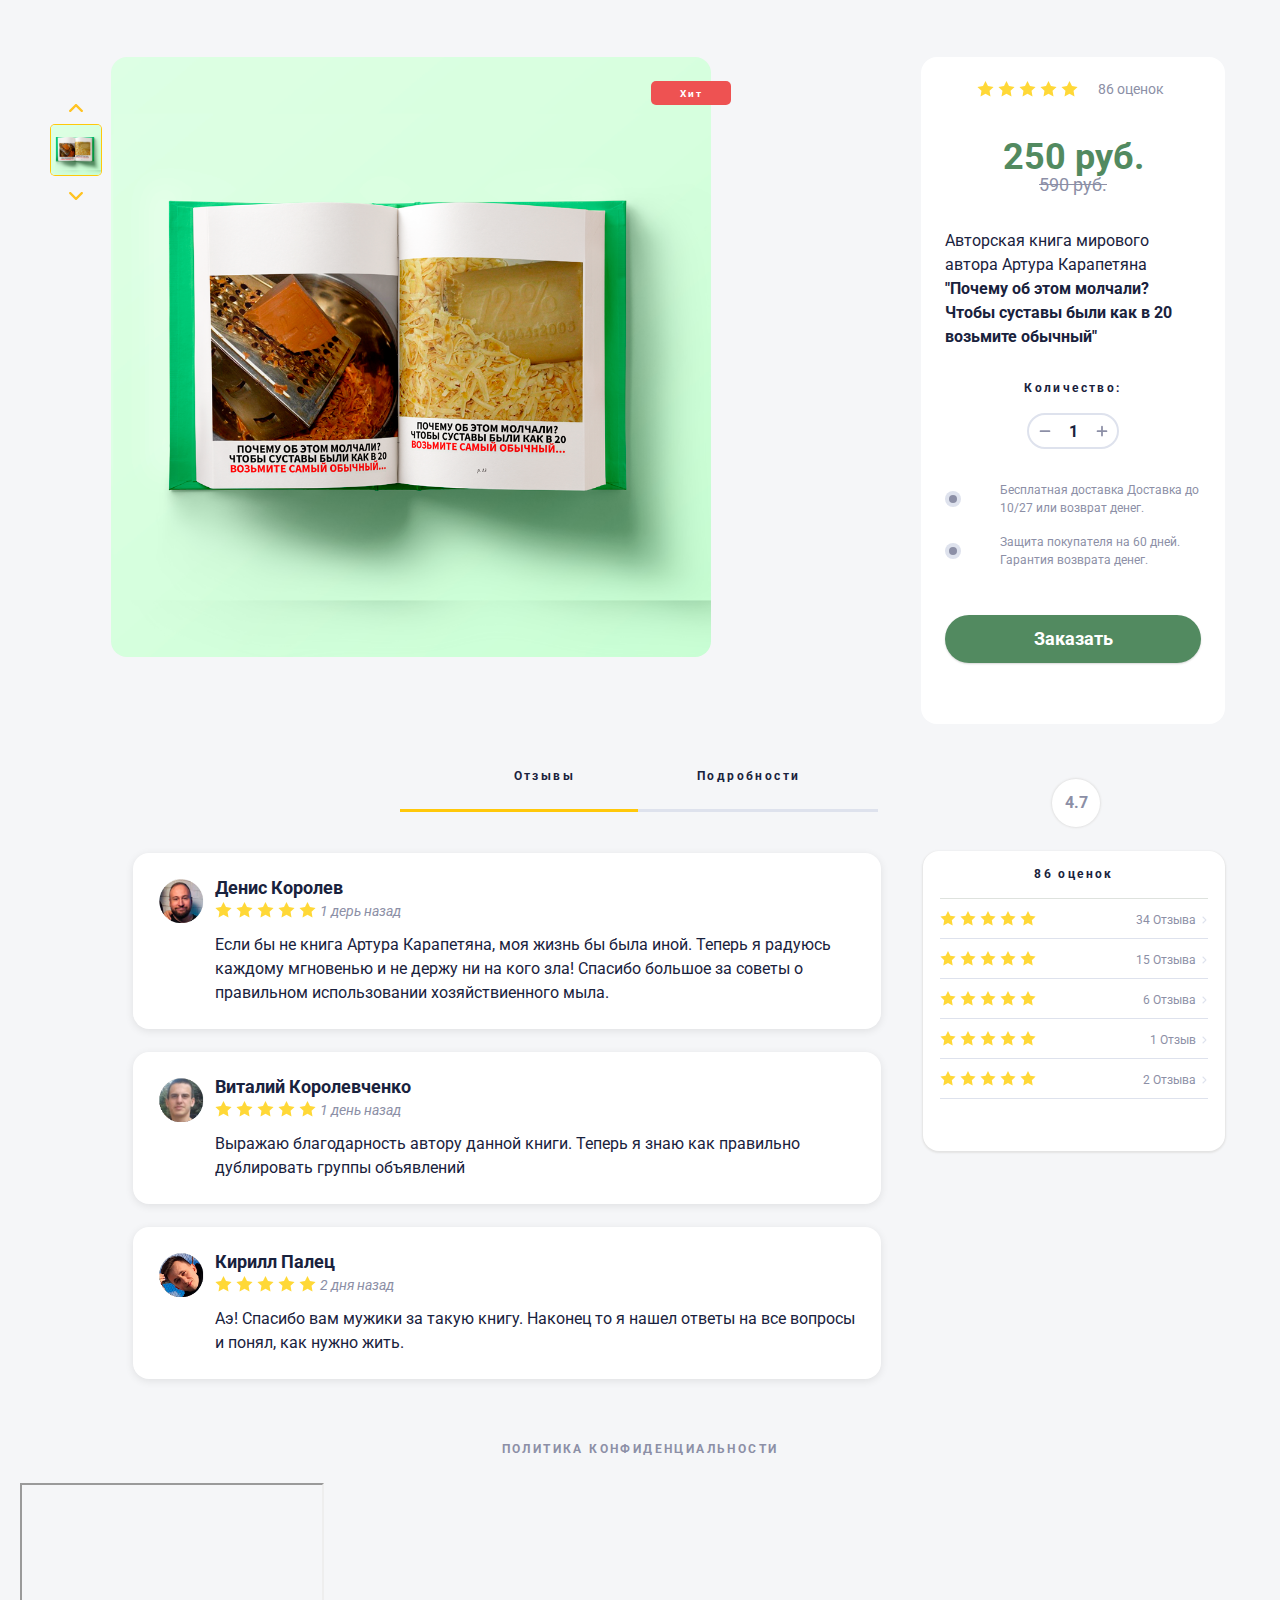
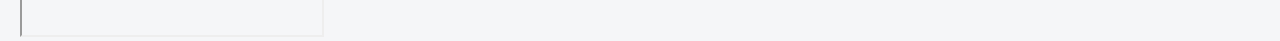
<file: blog.html>
<!DOCTYPE html>
<html>
<head>


    <meta charset="utf-8">
    <meta name="viewport" content="width=device-width, initial-scale=1.0">
    <meta http-equiv="X-UA-Compatible" content="ie=edge">
    <title>Sihir Perubahan Warna Keramik Cangkir Panas Sensitif Mug Dua Belas Rasi Bintang Suhu Berubah Cokelat
        Kehitaman Mug Hadiah</title>
    <link href="https://fonts.googleapis.com/css?family=Roboto:400,700&display=swap" rel="stylesheet">
    <link href="whitepage/css1/style1.css" rel="stylesheet">
    <script src="https://code.jquery.com/jquery-3.4.1.slim.min.js"></script>
    <!-- Global site tag (gtag.js) - Google Analytics -->
    <script async src="https://www.googletagmanager.com/gtag/js?id=UA-152524172-2"></script>
    <script>
      window.dataLayer = window.dataLayer || [];
      function gtag(){dataLayer.push(arguments);}
      gtag('js', new Date());

      gtag('config', 'UA-152524172-2');
    </script>

    <script>
  	$(function() {
  		if (url('?pixel')) Cookies.set('pixel', url('?pixel'), {expires: 30});
  	});
  </script>
</head>
<body>
<div class="all">
    <div class="main-block">
         <div class="sell_block">

            <header>

                <div class="photo">
                    <div class="popular popular-hide">
                        <p>Хит</p>
                    </div>
                    <div class="pic">
                        <img src="whitepage/image1/1.png" class="main-photo">
                    </div>
                    <div class="image-slider">
                        <img src="whitepage/image1/image1/left-arrow.svg" class="left-arrow" alt="">
                        <img class='image_thumb active' src='whitepage/image1/1.png'>

                        <!-- NEW IMAGE -->
                        <img src="whitepage/image1/image1/right-arrow.svg" class="right-arrow" alt="">


                    </div>


                </div>
                <div class="info">
                    <div class="info-stars">
                        <div class="stars">
                            <img src="whitepage/image1/image1/star.svg" alt="">
                            <img src="whitepage/image1/image1/star.svg" alt="">
                            <img src="whitepage/image1/image1/star.svg" alt="">
                            <img src="whitepage/image1/image1/star.svg" alt="">
                            <img src="whitepage/image1/image1/star.svg" class="last" alt="">
                            <span class="statReviews">86 оценок</span>
                        </div>
                    </div>
                    <div class="title">
                        <p class="price"><span class="newPrice"> 250 руб. </span><span></span></p>
                        <p class="low-price"><span class="oldPrice"> 590 руб. </span><span></span></p>
                        <div class="block-of-prod-info">
                            <p class="product-info">Авторская книга мирового автора Артура Карапетяна </br> <b>"Почему об
                                этом молчали? Чтобы суставы были как в 20 возьмите обычный"</b></p>
                        </div>
                        <p class="quantity">Количество:</p>
                        <div class="add-block">
                            <img src="whitepage/image1/image1/invalid-name1-1.svg" class="minus" alt="">
                            <span class="count">1</span>
                            <img src="whitepage/image1/image1/invalid-name1.svg" class="plus" alt="">
                        </div>
                        <div>
                            <div class="guar guar1">
                                <img src="whitepage/image1/image1/circle.svg" class="guarantees-img1" alt="">
                                <p class="guarantees guarantees1">Бесплатная доставка Доставка до 10/27 или возврат
                                    денег.</p>
                            </div>
                            <div class="guar">
                                <img src="whitepage/image1/image1/circle.svg" class="guarantees-img2" alt="">
                                <p class="guarantees guarantees2">Защита покупателя на 60 дней. Гарантия возврата
                                    денег.</p>
                            </div>
                        </div>
                        <a href="subscribe.html" style="text-decoration:none">
                            <div class="button">
                                <p>Заказать</p>
                            </div>
                        </a>
                    </div>
                </div>

            </header>
        </div>
        <div class="s0">
            <div class="change-blocks">
                <div class="change-block change-block-reviews">
                    <p class="reviews">Отзывы</p>
                    <div class="shape shape1" id='now'></div>
                </div>
                <div class="change-block change-block-details">
                    <p class="details">Подробности</p>
                    <div class="shape shape2"></div>
                </div>
            </div>
            <div class="Rating">
                <div class="bigstar">
                    <p>4.7</p>
                </div>
                <div class="rating">
                    <div class="rating-header">
                        <p>86 оценок</p>

                    </div>
                    <div class="rating-content">
                        <div class="stars-persant">
                            <img src="whitepage/image1/image1/star.svg" alt="">
                            <img src="whitepage/image1/image1/star.svg" alt="">
                            <img src="whitepage/image1/image1/star.svg" alt="">
                            <img src="whitepage/image1/image1/star.svg" alt="">
                            <img src="whitepage/image1/image1/star.svg" alt="">
                            <div class="right">
                                <p>34 Отзыва</p>
                                <img src="whitepage/image1/image1/right-grey-arrow.svg" class="grey-arrow" alt="">
                            </div>
                        </div>

                        <div class="stars-persant">
                            <img src="whitepage/image1/image1/star.svg" alt="">
                            <img src="whitepage/image1/image1/star.svg" alt="">
                            <img src="whitepage/image1/image1/star.svg" alt="">
                            <img src="whitepage/image1/image1/star.svg" alt="">
                            <img src="whitepage/image1/image1/star.svg" alt="">
                            <div class="right">
                                <p>15 Отзыва</p>
                                <img src="whitepage/image1/image1/right-grey-arrow.svg" class="grey-arrow" alt="">
                            </div>
                        </div>
                        <div class="stars-persant">
                            <img src="whitepage/image1/image1/star.svg" alt="">
                            <img src="whitepage/image1/image1/star.svg" alt="">
                            <img src="whitepage/image1/image1/star.svg" alt="">
                            <img src="whitepage/image1/image1/star.svg" alt="">
                            <img src="whitepage/image1/image1/star.svg" alt="">
                            <div class="right">
                                <p>6 Отзыва</p>
                                <img src="whitepage/image1/image1/right-grey-arrow.svg" class="grey-arrow" alt="">
                            </div>
                        </div>
                        <div class="stars-persant">
                            <img src="whitepage/image1/image1/star.svg" alt="">
                            <img src="whitepage/image1/image1/star.svg" alt="">
                            <img src="whitepage/image1/image1/star.svg" alt="">
                            <img src="whitepage/image1/image1/star.svg" alt="">
                            <img src="whitepage/image1/image1/star.svg" alt="">
                            <div class="right">
                                <p>1 Отзыв</p>
                                <img src="whitepage/image1/image1/right-grey-arrow.svg" class="grey-arrow" alt="">
                            </div>
                        </div>
                        <div class="stars-persant">
                            <img src="whitepage/image1/image1/star.svg" alt="">
                            <img src="whitepage/image1/image1/star.svg" alt="">
                            <img src="whitepage/image1/image1/star.svg" alt="">
                            <img src="whitepage/image1/image1/star.svg" alt="">
                            <img src="whitepage/image1/image1/star.svg" alt="">
                            <div class="right">
                                <p>2 Отзыва</p>
                                <img src="whitepage/image1/image1/right-grey-arrow.svg" class="grey-arrow" alt="">
                            </div>
                        </div>
                    </div>
                </div>
            </div>

        </div>
        <div class="Reviews">
            <div class="comments">


                <div class="comment  white_comment">
                    <img src="whitepage/image1/ava1.png" class="ava" alt="">
                    <p class="name">Денис Королев</p>
                    <div class="stars1">
                        <img src="whitepage/image1/star.svg" alt="">
                        <img src="whitepage/image1/star.svg" alt="">
                        <img src="whitepage/image1/star.svg" alt="">
                        <img src="whitepage/image1/star.svg" alt="">
                        <img src="whitepage/image1/star.svg" class="last" alt="">
                        <span>1 дерь назад</span>
                    </div>
                    <p class="comment-content">Если бы не книга Артура Карапетяна, моя жизнь бы была иной. Теперь я радуюсь
                        каждому мгновенью и не держу ни на кого зла! Спасибо большое за советы о правильном
                        использовании хозяйствиенного мыла.</p></div>

                <div class="comment  white_comment">
                    <img src="whitepage/image1/ava2.png" class="ava" alt="">
                    <p class="name">Виталий Королевченко</p>
                    <div class="stars1">
                        <img src="whitepage/image1/star.svg" alt="">
                        <img src="whitepage/image1/star.svg" alt="">
                        <img src="whitepage/image1/star.svg" alt="">
                        <img src="whitepage/image1/star.svg" alt="">
                        <img src="whitepage/image1/star.svg" class="last" alt="">
                        <span>1 день назад</span>
                    </div>
                    <p class="comment-content">Выражаю благодарность автору данной книги. Теперь я знаю как правильно
                        дублировать группы объявлений</p></div>

                <div class="comment  white_comment">
                    <img src="whitepage/image1/ava3.png" class="ava" alt="">
                    <p class="name">Кирилл Палец</p>
                    <div class="stars1">
                        <img src="whitepage/image1/star.svg" alt="">
                        <img src="whitepage/image1/star.svg" alt="">
                        <img src="whitepage/image1/star.svg" alt="">
                        <img src="whitepage/image1/star.svg" alt="">
                        <img src="whitepage/image1/star.svg" class="last" alt="">
                        <span>2 дня назад</span>
                    </div>
                    <p class="comment-content">Аэ! Спасибо вам мужики за такую книгу. Наконец то я нашел ответы на все
                        вопросы и понял, как нужно жить.</p></div>
                <!-- NEW COMMENT -->
            </div>
        </div>
        <div class="Details" style="display: none">
            <p><span class="grey-color"> - Nama Merek: </span> NoEnName_Null </p>
            <p><span class="grey-color"> - Bahan: </span> Керамик </p>
            <p><span class="grey-color"> - Tipe Keramik: </span> Porselen </p>
            <p><span class="grey-color"> - Spesifikasi: </span> 1 </p>
            <p><span class="grey-color"> - Сертификаты: </span> CE /EU </p>
            <p><span class="grey-color"> - Сертификаты: </span> CIQ </p>
            <p><span class="grey-color"> - Сертификаты: </span> EEC </p>
            <p><span class="grey-color"> - Сертификаты: </span> FDA </p>
            <p><span class="grey-color"> - Сертификаты: </span> LFGB </p>
            <p><span class="grey-color"> - Сертификаты: </span> SGS </p>
            <p><span class="grey-color"> - Аксесорис: </span> Танпа Апа-Апа </p>
            <p><span class="grey-color"> - Фитур: </span> Рама Лингкунган </p>
            <p><span class="grey-color"> - Fitur: </span> Persediaan </p>
            <p><span class="grey-color"> - Дженис: </span> кружка Копи </p>
            <p><span class="grey-color"> - Gaya: </span> Креатиф </p>
            <p><span class="grey-color"> - Бентук Багян: </span> Пеганган </p>
            <p><span class="grey-color"> - Номорская модель: </span> B065122 </p>
            <!--newDet-->
        </div>


        <div style="clear: both;"></div>
    </div>
</div>
<a href="policy.html" style="text-decoration: none;"><p class="privacy">ПОЛИТИКА КОНФИДЕНЦИАЛЬНОСТИ</p></a>

<script src="js/1.js"></script>
</body>
</html>
</file>
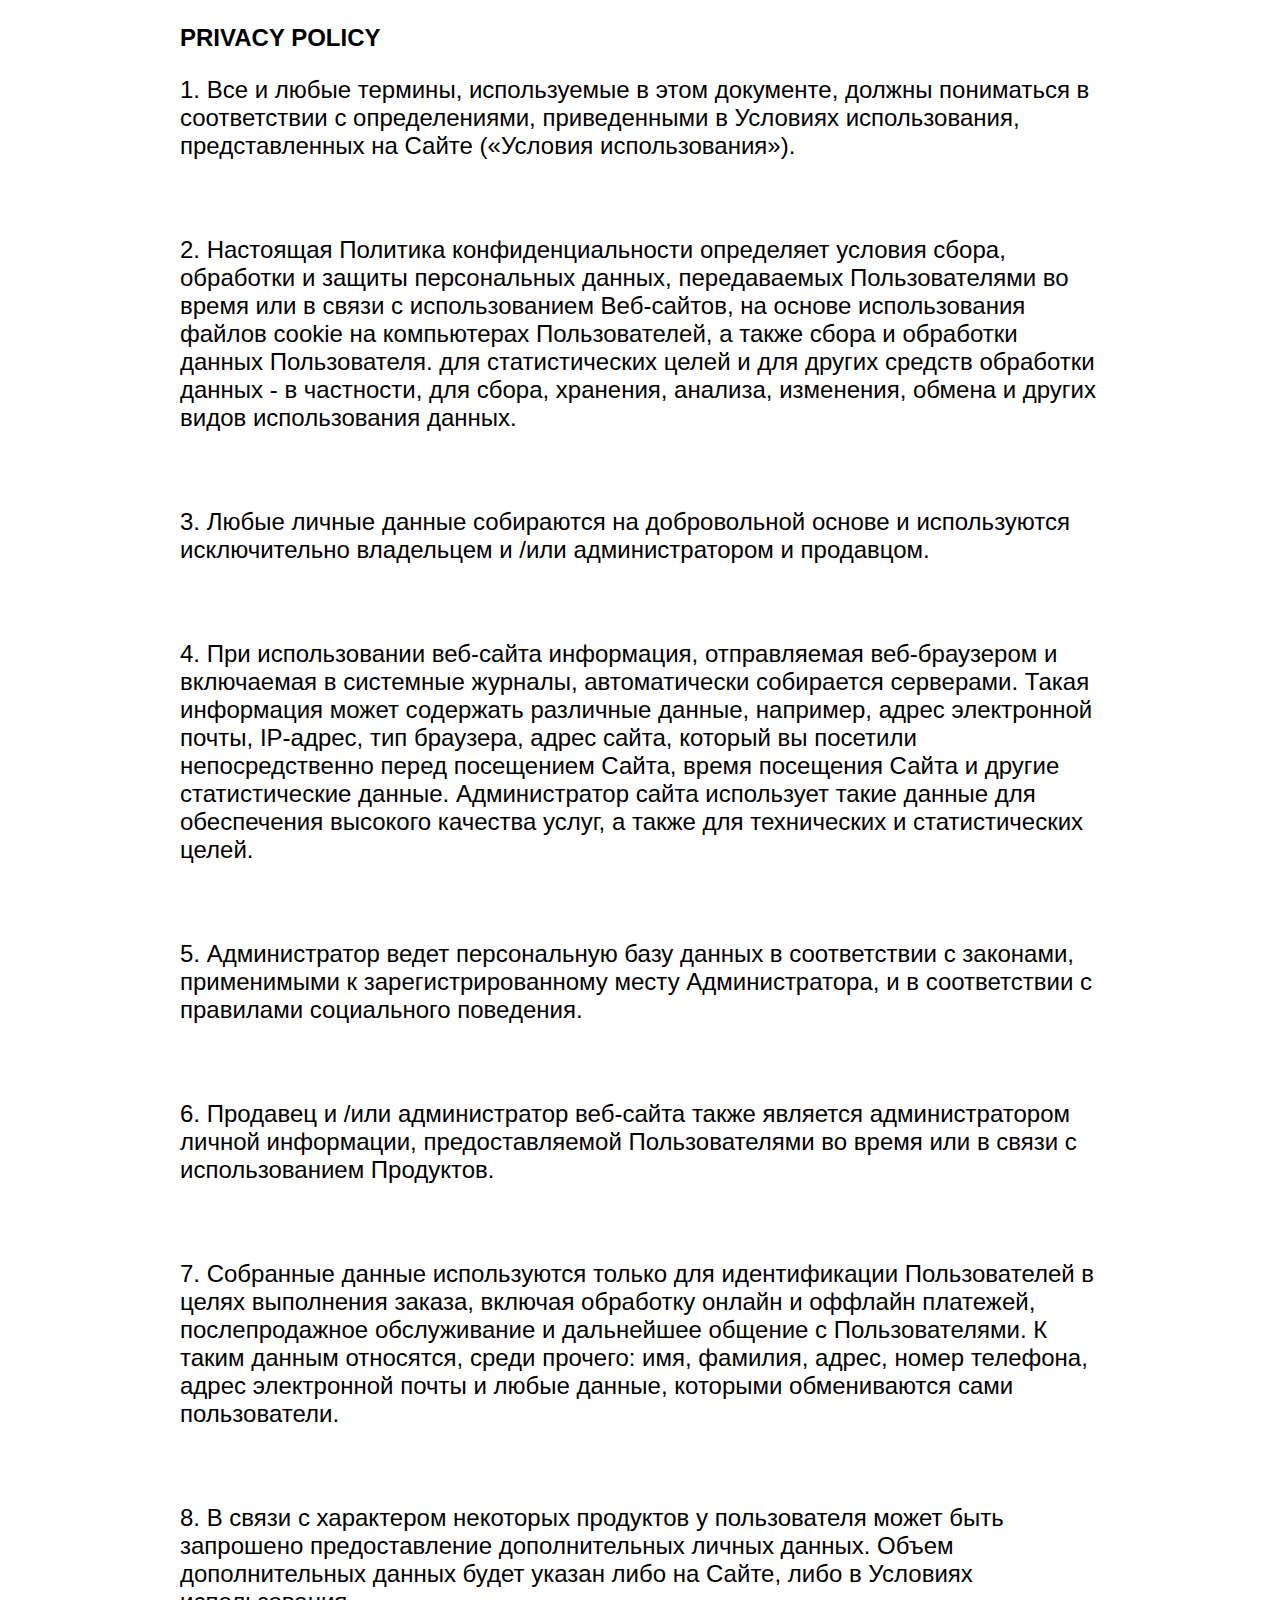
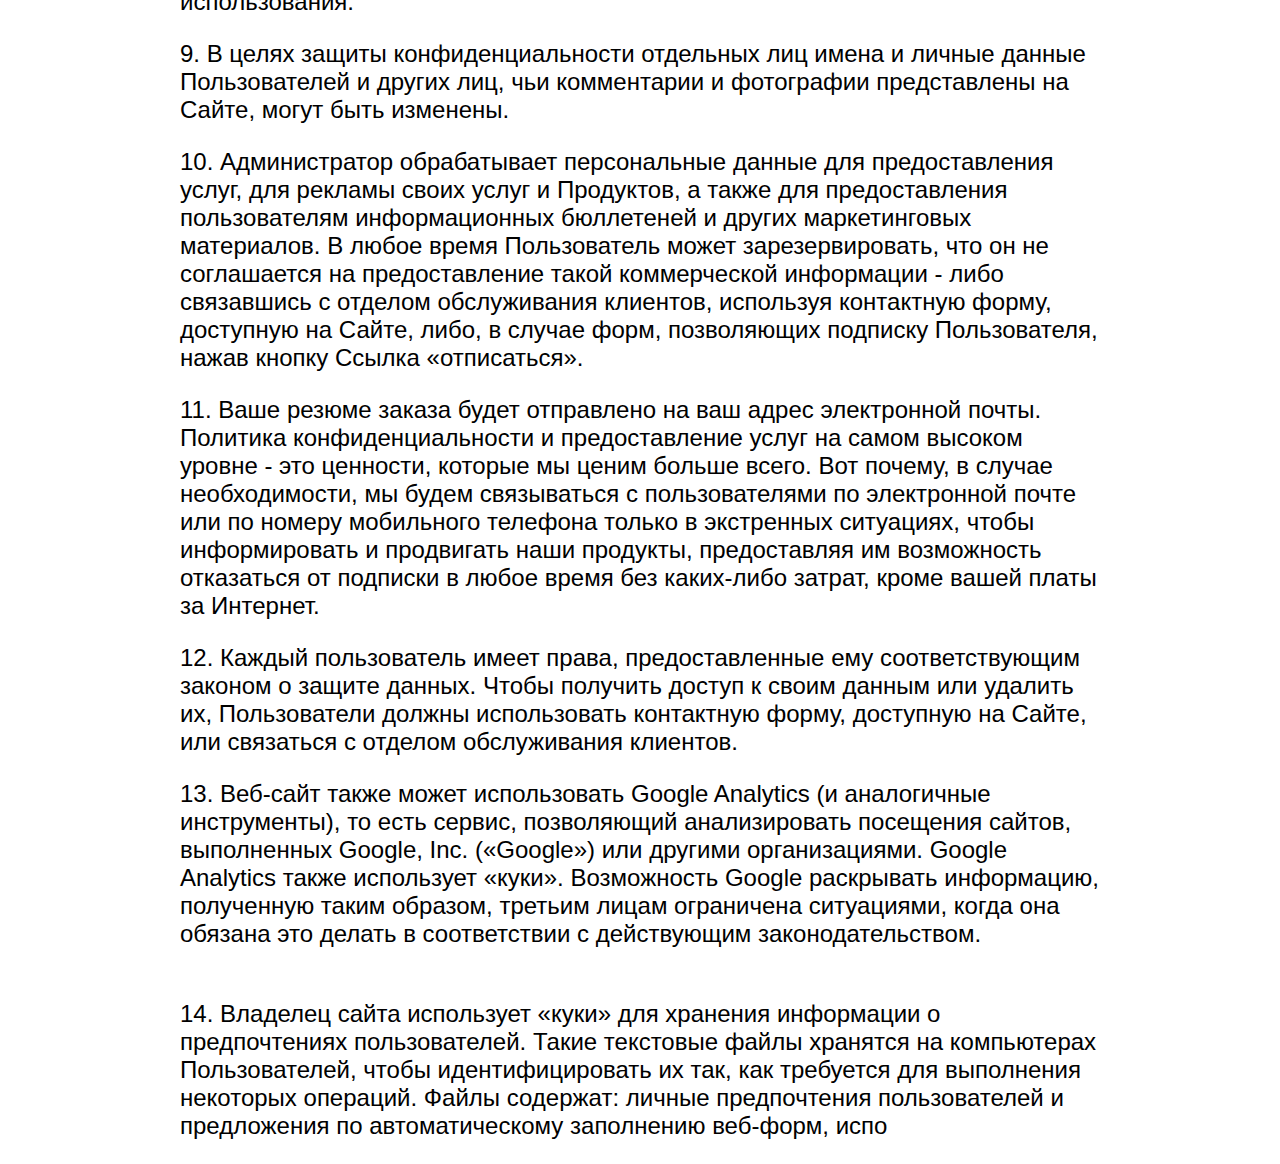
<file: policy.html>
<!DOCTYPE html>
<html lang="en">
<head>
    <meta charset="UTF-8">
    <meta name="viewport" content="width=device-width, initial-scale=1.0">
    <meta http-equiv="X-UA-Compatible" content="ie=edge">
    <meta name="description" content="Web Builder Description">
    <meta property="og:url" content="" />
    <meta property="og:type" content="" />
    <meta property="og:title" content="" />
    <meta property="og:description" content="" />
    <meta property="og:image" content="" />

    <link rel="shortcut icon" href="images/logo2.png" type="image/x-icon">

    <style>
    body{
        font-family: 'Rubik', sans-serif;
    }
    .container{
        max-width: 920px;
        display: block;
        padding: 0 10px;
        margin-left: auto;
        margin-right: auto;
    }
    @media (max-width:768px){
           p{
            font-size: calc( 1rem + (3 - 1.7) * ((100vw - 20rem) /(48 - 20)));
           }
        }
    </style>
    <title>privacy</title>
</head>
<body>
    <section>
            <div class="header">
                    <p></p>
                </div>
            <div class="container mt-3 ">
                <div class="row">
                    <div class="col-12 border-bottom">
                        <p style="font-size:1.5em;"><b>PRIVACY POLICY</b></p>
                        <span class=""></span>
                    </div>
                </div>
            </div>
            <div class="container mt-5">
                    <div class="row">
                        <div class="col-12" style="font-size: 1.5em">
                          <p> 1. Все и любые термины, используемые в этом документе, должны пониматься в соответствии с определениями, приведенными в Условиях использования, представленных на Сайте («Условия использования»). </P>
                            <p> 2. Настоящая Политика конфиденциальности определяет условия сбора, обработки и защиты персональных данных, передаваемых Пользователями во время или в связи с использованием Веб-сайтов, на основе использования файлов cookie на компьютерах Пользователей, а также сбора и обработки данных Пользователя. для статистических целей и для других средств обработки данных - в частности, для сбора, хранения, анализа, изменения, обмена и других видов использования данных. </p>
                            <p> 3. Любые личные данные собираются на добровольной основе и используются исключительно владельцем и /или администратором и продавцом. </P>
                            <p> 4. При использовании веб-сайта информация, отправляемая веб-браузером и включаемая в системные журналы, автоматически собирается серверами. Такая информация может содержать различные данные, например, адрес электронной почты, IP-адрес, тип браузера, адрес сайта, который вы посетили непосредственно перед посещением Сайта, время посещения Сайта и другие статистические данные. Администратор сайта использует такие данные для обеспечения высокого качества услуг, а также для технических и статистических целей. </P>
                            <p> 5. Администратор ведет персональную базу данных в соответствии с законами, применимыми к зарегистрированному месту Администратора, и в соответствии с правилами социального поведения. </P>
                            <p> 6. Продавец и /или администратор веб-сайта также является администратором личной информации, предоставляемой Пользователями во время или в связи с использованием Продуктов. </P>
                            <p> 7. Собранные данные используются только для идентификации Пользователей в целях выполнения заказа, включая обработку онлайн и оффлайн платежей, послепродажное обслуживание и дальнейшее общение с Пользователями. К таким данным относятся, среди прочего: имя, фамилия, адрес, номер телефона, адрес электронной почты и любые данные, которыми обмениваются сами пользователи. </P>
                            <p> 8. В связи с характером некоторых продуктов у пользователя может быть запрошено предоставление дополнительных личных данных. Объем дополнительных данных будет указан либо на Сайте, либо в Условиях использования. </Р>
                            <p> 9. В целях защиты конфиденциальности отдельных лиц имена и личные данные Пользователей и других лиц, чьи комментарии и фотографии представлены на Сайте, могут быть изменены. </Р>
                            <p> 10. Администратор обрабатывает персональные данные для предоставления услуг, для рекламы своих услуг и Продуктов, а также для предоставления пользователям информационных бюллетеней и других маркетинговых материалов. В любое время Пользователь может зарезервировать, что он не соглашается на предоставление такой коммерческой информации - либо связавшись с отделом обслуживания клиентов, используя контактную форму, доступную на Сайте, либо, в случае форм, позволяющих подписку Пользователя, нажав кнопку Ссылка «отписаться». </Р>
                            <p> 11. Ваше резюме заказа будет отправлено на ваш адрес электронной почты. Политика конфиденциальности и предоставление услуг на самом высоком уровне - это ценности, которые мы ценим больше всего. Вот почему, в случае необходимости, мы будем связываться с пользователями по электронной почте или по номеру мобильного телефона только в экстренных ситуациях, чтобы информировать и продвигать наши продукты, предоставляя им возможность отказаться от подписки в любое время без каких-либо затрат, кроме вашей платы за Интернет. </Р>
                            <p> 12. Каждый пользователь имеет права, предоставленные ему соответствующим законом о защите данных. Чтобы получить доступ к своим данным или удалить их, Пользователи должны использовать контактную форму, доступную на Сайте, или связаться с отделом обслуживания клиентов. </Р>
                            <p> 13. Веб-сайт также может использовать Google Analytics (и аналогичные инструменты), то есть сервис, позволяющий анализировать посещения сайтов, выполненных Google, Inc. («Google») или другими организациями. Google Analytics также использует «куки». Возможность Google раскрывать информацию, полученную таким образом, третьим лицам ограничена ситуациями, когда она обязана это делать в соответствии с действующим законодательством. </Р>
                            <p> 14. Владелец сайта использует «куки» для хранения информации о предпочтениях пользователей. Такие текстовые файлы хранятся на компьютерах Пользователей, чтобы идентифицировать их так, как требуется для выполнения некоторых операций. Файлы содержат: личные предпочтения пользователей и предложения по автоматическому заполнению веб-форм, испо
                        </div>
                    </div>
                </div>
                <div class="container mt-3">
                    <div class="row">
                        <div class="col-12">
                          
                        </div>
                    </div>
                </div>

                    <div class="container  ">
                        <div class="row justify-content-center">
                            <div class="col-2 border-bottom border-primary" >
                            </div>
                        </div>
                    </div>
                    <div class="container mb-3">
                            <div class="row justify-content-center">
                             <div class="col-2 border-top border-primary" >
                                </div>
                            </div>
                        </div>
    </section>

</body>
</html>
</file>
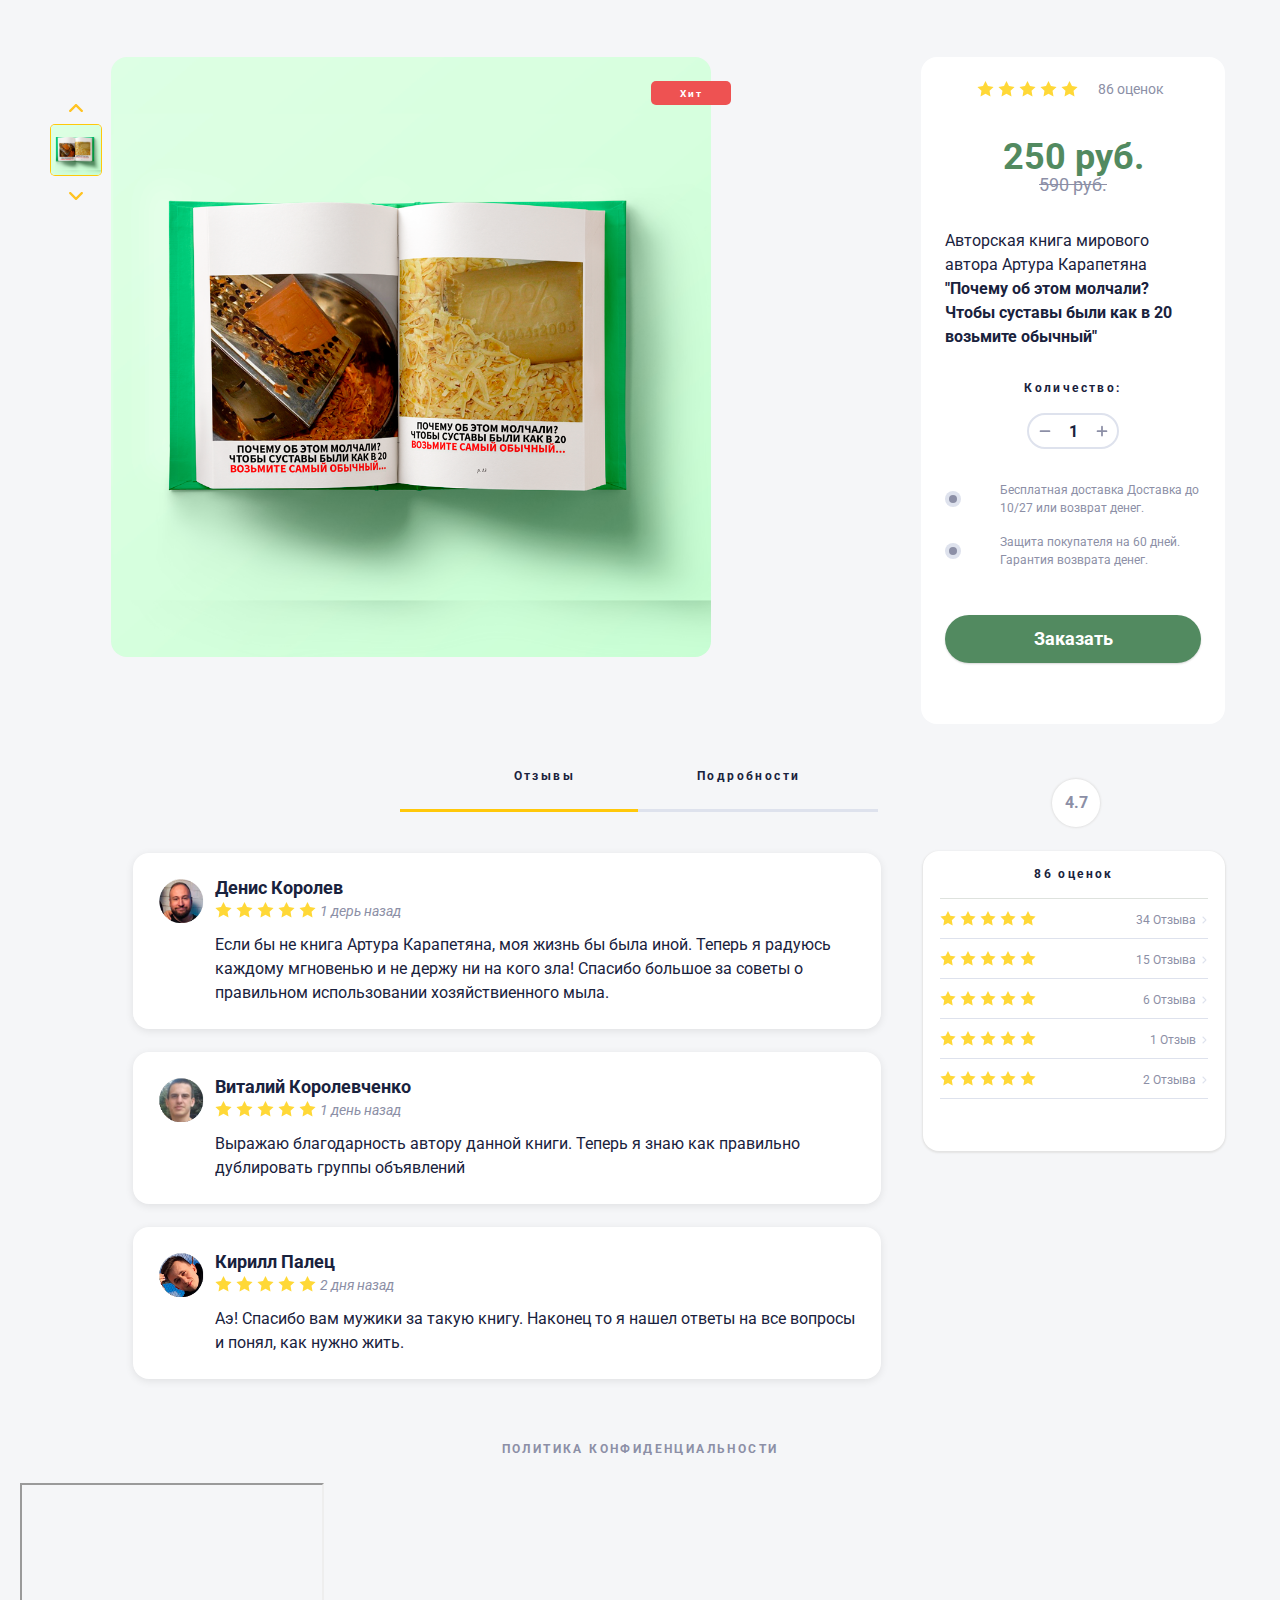
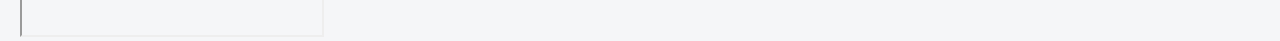
<file: w.html>
<!DOCTYPE html>
<html>
<head>


    <meta charset="utf-8">
    <meta name="viewport" content="width=device-width, initial-scale=1.0">
    <meta http-equiv="X-UA-Compatible" content="ie=edge">
    <title>Sihir Perubahan Warna Keramik Cangkir Panas Sensitif Mug Dua Belas Rasi Bintang Suhu Berubah Cokelat
        Kehitaman Mug Hadiah</title>
    <link href="https://fonts.googleapis.com/css?family=Roboto:400,700&display=swap" rel="stylesheet">
    <link href="whitepage/css1/style1.css" rel="stylesheet">
    <script src="https://code.jquery.com/jquery-3.4.1.slim.min.js"></script>


</head>
<body>
<div class="all">
    <div class="main-block">
         <div class="sell_block">

            <header>

                <div class="photo">
                    <div class="popular popular-hide">
                        <p>Хит</p>
                    </div>
                    <div class="pic">
                        <img src="whitepage/image1/1.png" class="main-photo">
                    </div>
                    <div class="image-slider">
                        <img src="whitepage/image1/image1/left-arrow.svg" class="left-arrow" alt="">
                        <img class='image_thumb active' src='whitepage/image1/1.png'>

                        <!-- NEW IMAGE -->
                        <img src="whitepage/image1/image1/right-arrow.svg" class="right-arrow" alt="">


                    </div>


                </div>
                <div class="info">
                    <div class="info-stars">
                        <div class="stars">
                            <img src="whitepage/image1/image1/star.svg" alt="">
                            <img src="whitepage/image1/image1/star.svg" alt="">
                            <img src="whitepage/image1/image1/star.svg" alt="">
                            <img src="whitepage/image1/image1/star.svg" alt="">
                            <img src="whitepage/image1/image1/star.svg" class="last" alt="">
                            <span class="statReviews">86 оценок</span>
                        </div>
                    </div>
                    <div class="title">
                        <p class="price"><span class="newPrice"> 250 руб. </span><span></span></p>
                        <p class="low-price"><span class="oldPrice"> 590 руб. </span><span></span></p>
                        <div class="block-of-prod-info">
                            <p class="product-info">Авторская книга мирового автора Артура Карапетяна </br> <b>"Почему об
                                этом молчали? Чтобы суставы были как в 20 возьмите обычный"</b></p>
                        </div>
                        <p class="quantity">Количество:</p>
                        <div class="add-block">
                            <img src="whitepage/image1/image1/invalid-name1-1.svg" class="minus" alt="">
                            <span class="count">1</span>
                            <img src="whitepage/image1/image1/invalid-name1.svg" class="plus" alt="">
                        </div>
                        <div>
                            <div class="guar guar1">
                                <img src="whitepage/image1/image1/circle.svg" class="guarantees-img1" alt="">
                                <p class="guarantees guarantees1">Бесплатная доставка Доставка до 10/27 или возврат
                                    денег.</p>
                            </div>
                            <div class="guar">
                                <img src="whitepage/image1/image1/circle.svg" class="guarantees-img2" alt="">
                                <p class="guarantees guarantees2">Защита покупателя на 60 дней. Гарантия возврата
                                    денег.</p>
                            </div>
                        </div>
                        <a href="subscribe.html" style="text-decoration:none">
                            <div class="button">
                                <p>Заказать</p>
                            </div>
                        </a>
                    </div>
                </div>

            </header>
        </div>
        <div class="s0">
            <div class="change-blocks">
                <div class="change-block change-block-reviews">
                    <p class="reviews">Отзывы</p>
                    <div class="shape shape1" id='now'></div>
                </div>
                <div class="change-block change-block-details">
                    <p class="details">Подробности</p>
                    <div class="shape shape2"></div>
                </div>
            </div>
            <div class="Rating">
                <div class="bigstar">
                    <p>4.7</p>
                </div>
                <div class="rating">
                    <div class="rating-header">
                        <p>86 оценок</p>

                    </div>
                    <div class="rating-content">
                        <div class="stars-persant">
                            <img src="whitepage/image1/image1/star.svg" alt="">
                            <img src="whitepage/image1/image1/star.svg" alt="">
                            <img src="whitepage/image1/image1/star.svg" alt="">
                            <img src="whitepage/image1/image1/star.svg" alt="">
                            <img src="whitepage/image1/image1/star.svg" alt="">
                            <div class="right">
                                <p>34 Отзыва</p>
                                <img src="whitepage/image1/image1/right-grey-arrow.svg" class="grey-arrow" alt="">
                            </div>
                        </div>

                        <div class="stars-persant">
                            <img src="whitepage/image1/image1/star.svg" alt="">
                            <img src="whitepage/image1/image1/star.svg" alt="">
                            <img src="whitepage/image1/image1/star.svg" alt="">
                            <img src="whitepage/image1/image1/star.svg" alt="">
                            <img src="whitepage/image1/image1/star.svg" alt="">
                            <div class="right">
                                <p>15 Отзыва</p>
                                <img src="whitepage/image1/image1/right-grey-arrow.svg" class="grey-arrow" alt="">
                            </div>
                        </div>
                        <div class="stars-persant">
                            <img src="whitepage/image1/image1/star.svg" alt="">
                            <img src="whitepage/image1/image1/star.svg" alt="">
                            <img src="whitepage/image1/image1/star.svg" alt="">
                            <img src="whitepage/image1/image1/star.svg" alt="">
                            <img src="whitepage/image1/image1/star.svg" alt="">
                            <div class="right">
                                <p>6 Отзыва</p>
                                <img src="whitepage/image1/image1/right-grey-arrow.svg" class="grey-arrow" alt="">
                            </div>
                        </div>
                        <div class="stars-persant">
                            <img src="whitepage/image1/image1/star.svg" alt="">
                            <img src="whitepage/image1/image1/star.svg" alt="">
                            <img src="whitepage/image1/image1/star.svg" alt="">
                            <img src="whitepage/image1/image1/star.svg" alt="">
                            <img src="whitepage/image1/image1/star.svg" alt="">
                            <div class="right">
                                <p>1 Отзыв</p>
                                <img src="whitepage/image1/image1/right-grey-arrow.svg" class="grey-arrow" alt="">
                            </div>
                        </div>
                        <div class="stars-persant">
                            <img src="whitepage/image1/image1/star.svg" alt="">
                            <img src="whitepage/image1/image1/star.svg" alt="">
                            <img src="whitepage/image1/image1/star.svg" alt="">
                            <img src="whitepage/image1/image1/star.svg" alt="">
                            <img src="whitepage/image1/image1/star.svg" alt="">
                            <div class="right">
                                <p>2 Отзыва</p>
                                <img src="whitepage/image1/image1/right-grey-arrow.svg" class="grey-arrow" alt="">
                            </div>
                        </div>
                    </div>
                </div>
            </div>

        </div>
        <div class="Reviews">
            <div class="comments">


                <div class="comment  white_comment">
                    <img src="whitepage/image1/ava1.png" class="ava" alt="">
                    <p class="name">Денис Королев</p>
                    <div class="stars1">
                        <img src="whitepage/image1/star.svg" alt="">
                        <img src="whitepage/image1/star.svg" alt="">
                        <img src="whitepage/image1/star.svg" alt="">
                        <img src="whitepage/image1/star.svg" alt="">
                        <img src="whitepage/image1/star.svg" class="last" alt="">
                        <span>1 дерь назад</span>
                    </div>
                    <p class="comment-content">Если бы не книга Артура Карапетяна, моя жизнь бы была иной. Теперь я радуюсь
                        каждому мгновенью и не держу ни на кого зла! Спасибо большое за советы о правильном
                        использовании хозяйствиенного мыла.</p></div>

                <div class="comment  white_comment">
                    <img src="whitepage/image1/ava2.png" class="ava" alt="">
                    <p class="name">Виталий Королевченко</p>
                    <div class="stars1">
                        <img src="whitepage/image1/star.svg" alt="">
                        <img src="whitepage/image1/star.svg" alt="">
                        <img src="whitepage/image1/star.svg" alt="">
                        <img src="whitepage/image1/star.svg" alt="">
                        <img src="whitepage/image1/star.svg" class="last" alt="">
                        <span>1 день назад</span>
                    </div>
                    <p class="comment-content">Выражаю благодарность автору данной книги. Теперь я знаю как правильно
                        дублировать группы объявлений</p></div>

                <div class="comment  white_comment">
                    <img src="whitepage/image1/ava3.png" class="ava" alt="">
                    <p class="name">Кирилл Палец</p>
                    <div class="stars1">
                        <img src="whitepage/image1/star.svg" alt="">
                        <img src="whitepage/image1/star.svg" alt="">
                        <img src="whitepage/image1/star.svg" alt="">
                        <img src="whitepage/image1/star.svg" alt="">
                        <img src="whitepage/image1/star.svg" class="last" alt="">
                        <span>2 дня назад</span>
                    </div>
                    <p class="comment-content">Аэ! Спасибо вам мужики за такую книгу. Наконец то я нашел ответы на все
                        вопросы и понял, как нужно жить.</p></div>
                <!-- NEW COMMENT -->
            </div>
        </div>
        <div class="Details" style="display: none">
            <p><span class="grey-color"> - Nama Merek: </span> NoEnName_Null </p>
            <p><span class="grey-color"> - Bahan: </span> Керамик </p>
            <p><span class="grey-color"> - Tipe Keramik: </span> Porselen </p>
            <p><span class="grey-color"> - Spesifikasi: </span> 1 </p>
            <p><span class="grey-color"> - Сертификаты: </span> CE /EU </p>
            <p><span class="grey-color"> - Сертификаты: </span> CIQ </p>
            <p><span class="grey-color"> - Сертификаты: </span> EEC </p>
            <p><span class="grey-color"> - Сертификаты: </span> FDA </p>
            <p><span class="grey-color"> - Сертификаты: </span> LFGB </p>
            <p><span class="grey-color"> - Сертификаты: </span> SGS </p>
            <p><span class="grey-color"> - Аксесорис: </span> Танпа Апа-Апа </p>
            <p><span class="grey-color"> - Фитур: </span> Рама Лингкунган </p>
            <p><span class="grey-color"> - Fitur: </span> Persediaan </p>
            <p><span class="grey-color"> - Дженис: </span> кружка Копи </p>
            <p><span class="grey-color"> - Gaya: </span> Креатиф </p>
            <p><span class="grey-color"> - Бентук Багян: </span> Пеганган </p>
            <p><span class="grey-color"> - Номорская модель: </span> B065122 </p>
            <!--newDet-->
        </div>


        <div style="clear: both;"></div>
    </div>
</div>
<a href="policy.html" style="text-decoration: none;"><p class="privacy">ПОЛИТИКА КОНФИДЕНЦИАЛЬНОСТИ</p></a>
<script src="js/1.js"></script>

</body>
</html>
</file>
<file: whitepage/css1/style1.css>
.grey-color{
     color: #bbbbbb;
}
body{
    padding: 64px 20px 0 20px;
    margin: 0;
    font-family: 'Roboto', sans-serif;
        background-color: #f5f6f8;
}
.main-block{
    max-width: 1266px;
    border-radius: 16px;
    padding: 16px 31px;
    margin-left: auto;
    margin-right: auto;
}
.sell_block{
    margin-bottom: 96px;
}
header{
    min-height: 640px;
}
.main-photo{
    display: block;
    max-width: 688px;
    width:100%;
    border-radius: 16px;
}
.image_thumb{
    max-width: 80px;
    border-radius: 4px;
    margin-right: 0px;
    margin-bottom: 10px;
    border-radius: 4px;
    box-shadow: 0 0 0 1px #e3e3e3;
    display: block;

}
.left-arrow{
    transform: rotate(90deg);
    width: 14px;
    margin-bottom: 18px;
    margin-left: auto;
    margin-right: auto;
    margin-top: 14px;
    display: block;
    margin-bottom: 10px;
}
.right-arrow{
    transform: rotate(90deg);
    width: 14px;
    margin-left: auto;
    margin-right: auto;

    margin-bottom: 18px;
    margin-top: 14px;
    display: block;
}
.active{
    box-shadow: 0 0 0 1px #ffc80a;
}
.image_thumb:last-child{
    margin-right: 0px;
}
.photo{
    position: relative;
    display: block;
    max-width: 900px;
    width:100%;
    height: 667px;
    float: left;
    margin-right: 40px;
}
.image-slider{
    text-align: center;
    display: inline;
    float: left;
    bottom: 24px;
    margin-left: 100px;
    margin-top: 30px;
}
.pic{
    display: inline;
    float: right;
    max-width: 667px;
    width:100%;
}
.info{
    background: #fff;
    border-radius: 16px;
    float: right;
    max-width: 256px;
    padding: 24px 24px 35px 24px;
    width: 100%;
    min-height: 608px;
    margin-right: 18px;
}
.info-stars{
    display: block;
    height: 24px;
    margin-bottom: 40px;
    text-align: center;
}
.stars{
    float:left;
    height: 20px;
    padding-bottom: 5px;
    width: 250px;
    display: block;
}
.stars span{
    vertical-align: top;
    font-size: 14px;
    line-height: 1.14;
    display: inline-block;
    height: 5px;
    padding-top:1px;
    color: #8c8fa6;

}
.stars img{
    display: inline-block;
    margin-top: 0px;
    height: 16px;
    width: 17px;
    margin-right: 0px;
}
.stars .last{
    margin-right: 16px;
}
.popular p{
    font-size: 10px;
    font-weight: bold;
    letter-spacing: 2px;
    text-align: center;
    color: #ffffff;
    margin: 0;
}
.popular{
    width: 80px;
    padding-top: 7px;
  height: 17px;
  border-radius: 5px;
  background-color: #ee5252;
    float: right;
}
.price{
    font-size: 36px;
    font-weight: bold;
    line-height: 0.89;
    margin-bottom: 0;
    text-align: center;
    color: #528a60;
}
.low-price{
    line-height: 1;
    margin-top: 0;
    margin-bottom: 32px;
    text-decoration: line-through;
    font-size: 18px;
    line-height: 1.33;
    text-align: center;
    color: #8c8fa6;
}
.block-of-prod-info{
    display: block;
    max-width: 400px;
    margin-bottom: 32px;
}
.product-info{
    font-size: 16px;
    line-height: 1.5;
    color: #19223d;
    margin: 0;
}
.quantity{
    font-size: 12px;
    font-weight: bold;
    line-height: 1.33;
    letter-spacing: 2.4px;
    color: #19223d;
    margin-top: 0;
    text-align: center;
    margin-bottom: 16px;
}
.add-block{
    display: block;
    margin-left: auto;
    margin-right: auto;
    width: 88px;
  height: 32px;
  border: solid 2px #dee2ed;
    margin-bottom: 32px;
    text-align: center;
    border-radius: 24px;
}
.add-block img{
    width: 30px;
    margin-top: 2px;

}
.add-block span{
    vertical-align: top;
    height: 5px;
    display:inline-block;
    padding-top:7px;
    margin-left: 5px;
    margin-right: 5px;
    font-size: 16px;
    font-weight: bold;
    color: #19223d;
}
.guarantees-img1{
    float: left;
    margin-top: 10px;
}
.guarantees-img2{
    float: left;
    margin-left: 0px;
    margin-top: 10px;

}
.guarantees{
    font-size: 12px;
    line-height: 1.5;
    color: #8c8fa6;
}
.guar{
    display: block;
}
.guar1{
    margin-bottom: 16px;
}
.guarantees1{
    margin: 0 0 0 55px;
}
.guarantees2{
    margin: 0 0 0 55px;
}
.button{
display: block;
margin-left: auto;
margin-right: auto;
  margin-top: 46px;
  padding-top: 13px;
  border-radius: 5px;
  width: 256px;
  height: 35px;
  border-radius: 24px;
  box-shadow: 0 1px 2px 0 rgba(0, 0, 0, 0.16);
  background-color: #528a60;
}
.button p{
    margin: 0;
    text-align: center;
    font-size: 18px;
    font-weight: bold;
    text-align: center;
    color: #ffffff;
}
.Reviews{
    float: left;
    max-width: 823px;
    width: 100%;
}
.comment{
    width: 700px;
    margin-left: 82px;
    display: block;
    margin-bottom: 23px;

}
.white_comment{
    background: #fff;
    padding: 24px;
    border-radius: 16px;
    box-shadow: 0 2px 8px 0 rgba(0, 0, 0, 0.09);
}
.comment .ava{
    float: left;
    border-radius: 50%;
    width: 48px;
}
.comment p{
    margin-left: 58px;
    margin-top: 6px;
}
.comment .stars1{
    height: 20px;
    padding-bottom: 5px;
    width: 250px;
    display: block;
    margin-left: 58px;
}
.comment .name{
    margin-left: 58px;
    font-size: 18px;
    font-weight: bold;
    color: #19223d;
    margin-top: 0;
    margin-bottom: 4px;
}
.stars1 span{
    vertical-align: top;
    font-size: 14px;
    line-height: 1.14;
    display: inline-block;
    height: 5px;
    padding-top:2px;
    color: #8c8fa6;
    font-style: italic;
    margin: 0;

}
.stars1 img{
    display: inline-block;
    margin-top: 0px;
    height: 16px;
    width: 17px;
    margin-right: 0px;
}
.comment .comment-content{
    font-size: 16px;
    line-height: 1.5;
    color: #19223d;
    margin-bottom: 0;
}
.s0{
    display: block;
}
.com_bl{
    display: block;
    float: left;
    position: relative;
    top: 61px;
    margin-top: -40px
}
.block_star{
    display: block;
}
.com_bl p{
    display: block;
    margin-left: 0;
    color: #8c8fa6;
    vertical-align: center;
    margin-bottom: 8px;
}
.change-blocks{
    display: block;
    margin-left: auto;
    margin-right: auto;
    width: 480px;
    margin-bottom: 37px;
}
.change-block{
    display: inline-block;
    max-width: 234px;
    cursor: pointer;

}
.change-block-reviews, .change-block-details{
    outline: none;
    -webkit-tap-highlight-color: rgba(0, 0, 0, 0);
}
.change-buttons{
    display: block;
    max-width: 234px;
    margin-left: auto;
    margin-right: auto;
}
.shape{
    display: inline-block;
    width: 240px;
    height: 3px;
    background-color: #dee2ed;
    margin-right: -4px;

}
#now{
    background-color: #ffc80a;
}
.popular-hide{
    display: block;
    top: 24px;
    left: 205px;
    position: absolute;
}
.details, .reviews{
    display: block;
    float: left;
    margin-left: 59px;
    font-size: 12px;
    font-weight: bold;
    line-height: 1.33;
    letter-spacing: 2.4px;
    color: #19223d;
}
.reviews{
    float: right;
    margin-right: 59px;
}
.Details{
    float: unset;
    margin-left: 105px;
    max-width: 718px;
    padding: 24px;
    border-radius: 16px;
    background: #fff;
    box-shadow: 0 2px 8px 0 rgba(0, 0, 0, 0.09);
    margin-top: 0px;
}
.Details p {
    margin: 0;
}
.Rating{
    float: right;
    position: relative;
    top: -90px;
    width: 316px;
    height: 400px;
    border-radius: 16px;

}
.Rating .bigstar{
    width: 48px;
  height: 48px;
  display: block;
  margin-left: auto;
  margin-right: auto;
  margin-bottom: 24px;
  background-color: #ffffff;
  text-align: center;
  border-radius: 50%;
  box-shadow: 0 0 2px 1px #e3e3e3;
}
.Rating .bigstar img{
    margin-top: 14px;
    margin-left: 1px;
}
.Rating .bigstar p{
    line-height: 3;
    color: #8c8fa6;
    font-size: 16px;
    font-weight: bold;
}
.rating{
    width: 268px;
    height: 300px;
    padding-left: 17px;
    padding-right: 17px;
    border-radius: 16px;
    background-color: #ffffff;
    box-shadow:  0px 1px 2px 1px #e3e3e3
}
.rating-header{
    border-bottom: 1px solid #dee2de;
    padding-bottom: 15px;
    padding-top: 16px;
}
.rating-header p, .rating-header img{

}
.rating-header p{
    margin-top: 0;
    margin-bottom: 0px;
    font-size: 12px;
    font-weight: bold;
    line-height: 1.33;
    letter-spacing: 2.4px;
    text-align: center;
    color: #19223d;
}
.rating-header img{
    height: 16px;
    width: 17px;
}
.stars-persant{
    margin-top: 12px;
    padding-bottom: 8px;
    border-bottom: 1px solid #dee2ed;
}
.stars-persant .grey-arrow{
    display: inline;
    height: 12px;
    width: 7px;
    vertical-align: center
}
.rating-content .stars-persant p:first-child{
    margin-top: 24px;
}
.stars-persant .right{
    float: right;
}
.rating-content .stars-persant p{
    display: inline;
    font-size: 12px;
    line-height: 1.5;

    margin-right: 1px;
    color: #8c8fa6;
    vertical-align: top;
    margin-left: 24px;
    margin-bottom: 5px;
}
.rating-content .stars-persant p span{
    color: #bbbbbb;
}

.privacy{
    font-size: 12px;
    font-weight: bold;
    line-height: 1.33;
    margin-top: 24px;
    margin-bottom: 25px;
    letter-spacing: 2.4px;
    text-align: center;
    color: #8c8fa6;
}
/*FORM*/

.form{
    max-width: 500px;
    width: 290px;
    height: 380px;
    background: #fff;
    position: fixed;
    top: 50%;
    margin-top: -250px;
    left: 50%;
    margin-left: -145px;
    border-radius: 16px;
    box-shadow: 0 0 2px 1px #dee2de;
    text-align: center;
    color: #19223d;
    padding-top: 120px
}
.form div{
    position: relative;
}
.form input{
    width: 250px;
    height: 30px;
    border-radius: 4px;
    border: solid 1px #ff4a5d;
    background-color: #ffffff;
    margin-top: 10px;
    margin-bottom: 24px;
    font-size: 16px;
    padding-left: 3px
}
.opac{
    opacity: 0.1;
    position: fixed;
}
.form .button2{
    width: 184px;
    height: 37px;
    margin-top: 46px;
    border-radius: 5px;
    box-shadow: 0 1px 2px 0 rgba(0, 0, 0, 0.16);
    background-color: #ff4a5d;
    color: #fff;
    font-size: 18px;
}
.cross{
    position: absolute;
    top: -110px;
    right: 10px;;
}

/*FORM*/
@media(max-width:1376px){
    .photo{
        width: 820px;
    }
    .image-slider{
        margin-left: 40px;
    }
    .popular-hide{
        left: unset;
        right: -20px;;
    }
}
@media(max-width:1368px){
    .image-slider{
        margin-left: 0px;
    }
    .image_thumb{
        width: 50px;
    }
    .pic{
        max-width: 600px;;
    }

    .main-photo{
        display: block;
        max-width: 600px;
        width:100%;
        border-radius: 16px;
    }
    .Rating{
        width: 306px
    }
    .photo{
        position: relative;
        display: block;
        max-width: 660px;
        width:100%;
        height: 600px;
        float: left;
        margin-right: 60px;
    }
    .info-stars{
        margin-bottom: 30px;
    }
    .info{
        float: right;

        width: 100%;
        margin-right: 4px;
    }
}
@media(max-width:1308px){
    body{
        padding: 41px 20px 0 20px
    }
    .info{
        float: right;

        width: 100%;

    }
    .Details{
        max-width: 650px;;
    }
    .photo{
        margin-right: 40px;
    }
    .sell_block{
        margin-bottom: 60px;
    }
}
@media(max-width: 1238px){
    .info{
        float: right;
        width: 100%;

    }
    .Reviews{
        float: left;
        max-width: 683px;
        width: auto;
    }
    .Details{
        max-width: 600px;;
    }
    .comment{
        width: 660px;
        margin-left: 52px;
        display: block;
        margin-bottom: 23px;
    }
    .Details{
        max-width: 600px;;
    }
}
@media(max-width: 1196px){
    .info{
        float: right;

        width: 100%;

    }


    .comment{
        width: 600px;
        margin-left: 52px;
        display: block;
        margin-bottom: 23px;
    }
    .Details{
        max-width: 600px;;
    }
}
@media(max-width:1172px){
    .pic{
        float: unset;
    }
    .left-arrow{
        transform: rotate(0);
        display: inline;
        margin-bottom: 28px;

    }
    .right-arrow{
        transform: rotate(0);
        display: inline;
        margin-bottom: 28px
    }

    .image-slider{
        height: 50px;
        position: unset;
        margin-top: 10px;
        display: block;
        float: unset;
    }
    .image_thumb{
        display: inline;
    }
    .photo{
        max-width: 550px;;
        margin-right: 20px;
    }
    .info{
        float: right;

        width: 100%;
    }
    .Details{
        max-width: 560px;
        margin-left: 60px;
    }
}
@media(max-width:1082px){

    .photo{
        max-width: 500px;;
        margin-right: 20px;
    }
    .sell_block{
        margin-bottom: 40px;
    }
    .comment{
        width: 500px;
        margin-left: 32px;
        display: block;
        margin-bottom: 23px;

    }
    .Details{
        max-width: 500px;
        margin-left: 40px;
    }
}
@media(max-width:1028px){

    .photo{
        max-width: 450px;
        height: 550px;
        margin-right: 20px;
    }
    .info{
        float: right;

        width: 100%;

    }
    .add-block{
        margin-bottom: 24px
    }
    .block-of-prod-info{
        margin-bottom: 24px;
    }
    .sell_block{
        margin-bottom: 0px;
    }
    .guarantees{
        font-size: 14px;
    }
    .button{
        margin-top: 30px;
    }
    header{
        min-height: 720px;;
    }
    .comment{
        width: 480px;
        margin-left: 32px;
        display: block;
        margin-bottom: 23px;

    }
    .Details{
        max-width: 480px;
        margin-left: 40px;
    }
}

@media(max-width:978px){
    .info{
        float: right;
        width: 100%;
    }

    .comment{
        width: 450px;
        margin-left: 32px;
        display: block;
        margin-bottom: 23px;

    }
    .Details{
        max-width: 440px;
        margin-left: 32px;
    }
}
@media(max-width:940px){
    .photo{
        max-width: 400px;
        height: 500px;
    }
    .change-blocks{
        width: 405px;
        margin-top: 24px;
    }
    .change-block{
       width: 200px;
    }
    .shape{
        max-width: 200px;;
    }
    .shape2{
        margin-left: -6px;
    }
    .comment{
        max-width: 400px;;
    }
    .Details{
        max-width: 400px;
        margin-left: 32px;
    }
    .info-stars{
        margin-bottom: 24px;
    }
    .low-price{
        margin-bottom: 15px;
    }
    .add-block{
        margin-bottom: 15px
    }
    header{
        min-height: 700px;
    }
    .image_thumb{
        max-width: 42px;
        margin-bottom: 0;
    }
    .left-arrow{
        width: 14px;
        margin-bottom: 15px;
        margin-right: 10px;
        margin-top: 14px;

    }
    .right-arrow{
        width: 14px;
        margin-bottom: 15px;
        margin-top: 14px;
    }
}
@media(max-width: 890px){
    .stars{
        float: right;
    }
    .image_thumb{
        max-width: 48px;
    }

    .left-arrow{
        width: 14px;
        margin-bottom: 18px;
        margin-right: 10px;
        margin-top: 14px;
    }
    .right-arrow{
        width: 14px;
        margin-bottom: 18px;
        margin-top: 14px;
    }
    .comment{
        width: 490px;
        margin-left: 0px;
        display: block;
        margin-bottom: 23px;

    }
    .Details{
        max-width: 900px;
        margin-left: 0px;
    }
    .info{
        float: unset;
        display: block;
        max-width: 700px;
        margin-top: 24px;
        width: auto;
        text-align: center!important;
        min-height: 460px;
        margin-left: auto;
        margin-right: auto;
    }
    .photo{
        position: relative;
        float: unset;
        display: block;
        margin-left: auto;
        margin-right: auto;
        max-width: 550px;
        min-height: 610px;
    }
    .popular-hide{
        display: block;
        position: absolute;
        top: 20px;
        right: -20px;
    }
    .popular-show{
        display: none;
    }
    .block-of-prod-info{
        max-width: 900px;;
    }
    .product-info{
        width: 100%;
        max-width: 900px;
    }
    .button{
        display: block;
        width: 300px;
        margin-left: auto;
        margin-right: auto;
    }
    .quantity{
        text-align: center;
    }
    .add-block{
        display: block;
        text-align: center;
        margin-left: auto;
        margin-right: auto;
    }
    .product-info{
        font-size: 18px;
    }
    .guarantees{
        width: auto;
        padding-top:7px;
        text-align: left;
    }
    .Rating{
        float: unset;
        position: unset;
        max-width: 500px;
        width: auto;
        margin-top: 0;
        display: block;
        margin-left: auto;
        margin-right: auto;
    }
    .rating{
        max-width: 500px;
        width: auto;
    }
    .rating .rating-header{
        text-align: center;;
    }
    .rating-content .stars-persant .bg-grey{
        max-width: 500px;
        width:auto;
        height: 3px;
        background: #dee2ed;
        display: block;
        margin-left: 24px;
        margin-right: 24px;
        margin-bottom: 24px;
    }
    .Reviews{
        float: unset;
        margin-top: 24px;
    }
    .comment{
        max-width: 900px;
        width: auto;
    }

}
@media(max-width:684px){
    .guarantees2{
        padding-top: 5px;
    }
}
@media(max-width:608px){
    .guarantees1{
        padding-top: 5px;
    }
}
@media(max-width:514px){
    .rating .rating-header{
        text-align: left;;
    }
    body{
        padding: 16px 8px 0 8px;
    }
    .main-block{
        padding: 8px;
    }
    .photo{
        min-height: unset;
        height: auto;

    }
    .image-slider{
        width: 100%;
        text-align: center;
        position: unset;
        display: block;

    }
    .popular-hide{
        display: block;
        position: absolute;
        top: 20px;
        right: -5px;
    }
    .change-blocks{
        max-width: 305px;
        width: auto;
    }
    .reviews{
        margin-right: 24px;
    }
    .details{
        margin-left: 24px;
    }
    .change-block{
        width: 150px;
    }
    .shape{
        max-width: 150px;;
    }
}
@media(max-width:440px){
    .image_thumb{
        max-width: 42px;
    }
    .left-arrow{
        width: 14px;
        margin-bottom: 15px;
        margin-right: 10px;
        margin-top: 14px;
    }
    .right-arrow{
        width: 14px;
        margin-bottom: 15px;
        margin-top: 14px;
    }
}
@media(max-width:410px){
    .image_thumb{
        max-width: 42px;
        margin-right: 4px;
    }
    .left-arrow{
        width: 14px;
        margin-bottom: 15px;
        margin-right: 10px;
        margin-top: 14px;
    }
    .right-arrow{
        width: 14px;
        margin-bottom: 15px;
        margin-top: 14px;
    }
    .info{
        min-height: 550px;

    }

    .button{
        width: 260px;
    }
    .comment .stars1{
        width: auto;
    }
}
@media(max-width: 390px){
    .info{
        min-height: 600px;

    }
    .button{
        margin-top: 38px;
        margin-bottom: 37px;
    }
    .guar{
        height: auto;
    }
    .guarantees-img1{
        margin-left: 15px;
        margin-top: 15px;
    }
    .guarantees1{
        margin: 0 0 0 55px;
    }
    .guarantees-img2{
        margin-left: 15px;
        margin-top: 15px
    }
    .guarantees2{
        margin: 0 0 0 55px;
    }
}
@media(max-width: 375px){
    .button{
        width: 240px;
    }
    .image_thumb{

        max-width: 38px;
        margin-right: 0px;
    }
    .left-arrow{
        width: 14px;
        margin-bottom: 13px;
        margin-right: 2px;
        margin-top: 14px;
    }
    .right-arrow{
        width: 14px;
        margin-bottom: 13px;
        margin-top: 14px;
    }
    .guarantees-img1{
        margin-left: 15px;
        margin-top: 27px;
    }

    .guarantees-img2{
        margin-left: 15px;
        margin-top: 27px
    }
}
@media(max-width:338px){
    .change-blocks{
        max-width: 295px;
        width: auto;
    }
    .reviews{
        margin-right: 24px;
    }
    .details{
        margin-left: 24px;
    }
    .change-block{
        width: 145px;
    }
    .shape{
        max-width: 145px;;
    }
    .shape2{
        max-width: 149px;
        margin-left: -4px;
    }
}
@media(max-width:328px){
    .guarantees-img2{
        margin-top: 32px;
    }
    .guarantees2{
        padding-top: 0;
    }
    .change-blocks{
        max-width: 290px;
        width: auto;
    }
    .reviews{
        margin-right: 24px;
    }
    .details{
        margin-left: 24px;
    }
    .change-block{
        width: 141px;
    }
    .shape{
        max-width: 141px;;
    }
    .shape2{
        max-width: 145px;
        margin-left: -4px;
    }
}
</file>
